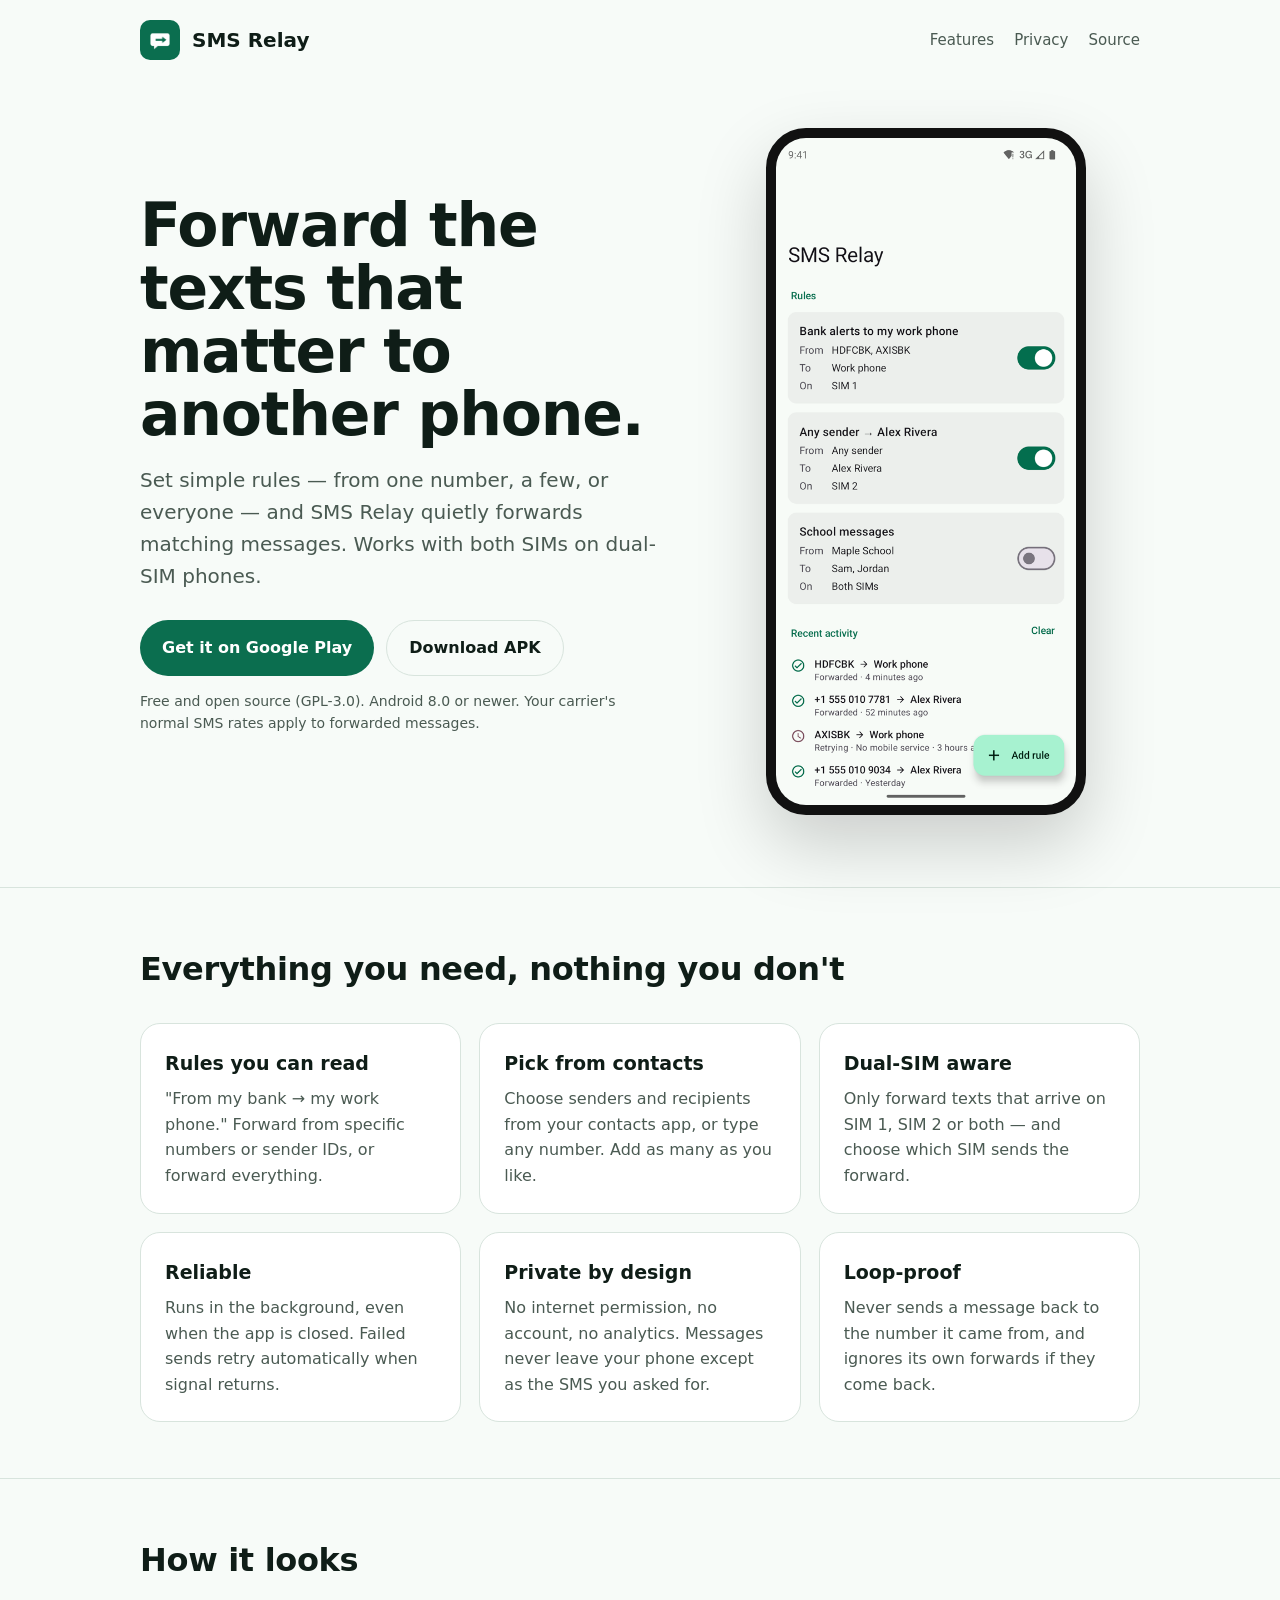
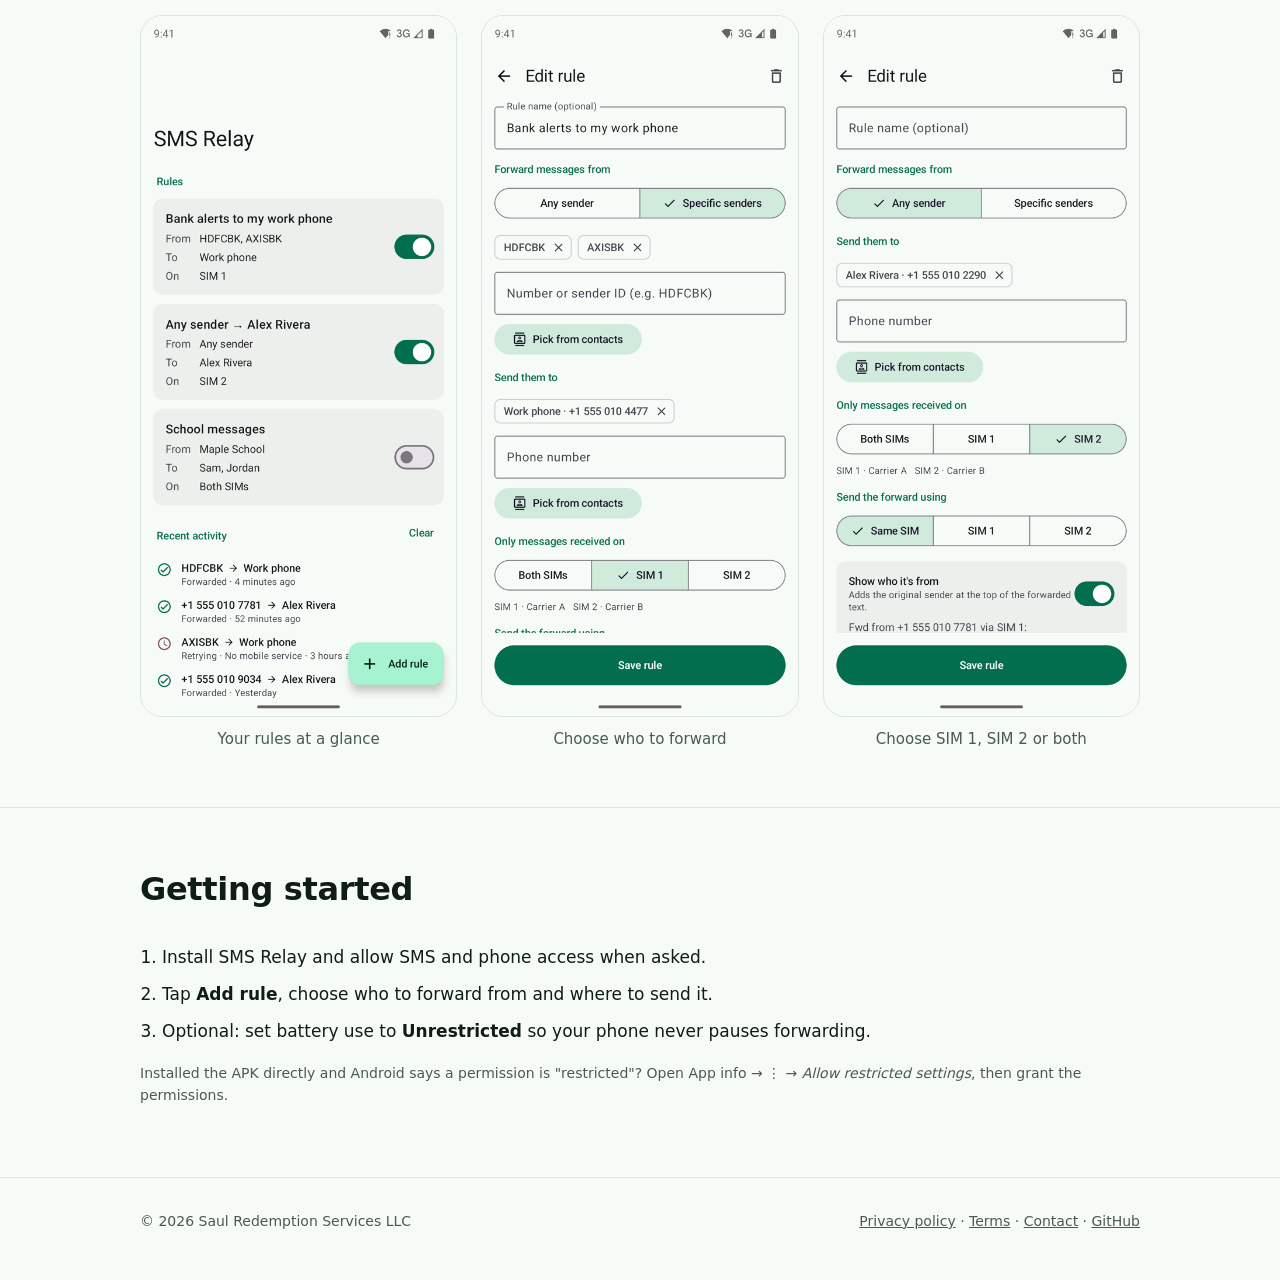
<file: docs/index.html>
<!doctype html>
<html lang="en">
<head>
  <meta charset="utf-8">
  <meta name="viewport" content="width=device-width, initial-scale=1">
  <title>SMS Relay — forward texts to another phone</title>
  <meta name="description" content="SMS Relay forwards the text messages you choose to another phone number. Dual-SIM aware, private, no internet access, open source.">
  <link rel="icon" href="img/icon-192.png">
  <link rel="stylesheet" href="style.css">
  <meta property="og:title" content="SMS Relay">
  <meta property="og:description" content="Forward the texts you choose to another phone. Private, dual-SIM aware, open source.">
  <meta property="og:image" content="https://ajay-develops.github.io/sms-relay/img/icon.png">
</head>
<body>
  <div class="wrap">
    <header class="top">
      <a class="brand" href="./"><img src="img/icon-192.png" alt="">SMS Relay</a>
      <nav><a href="#features">Features</a><a href="privacy.html">Privacy</a><a href="https://github.com/ajay-develops/sms-relay">Source</a></nav>
    </header>

    <div class="hero">
      <div>
        <h1>Forward the texts that matter to another phone.</h1>
        <p class="lead">Set simple rules — from one number, a few, or everyone — and SMS Relay quietly forwards matching messages. Works with both SIMs on dual-SIM phones.</p>
        <div class="cta">
          <a class="btn primary" href="https://play.google.com/store/apps/details?id=com.saulredemptionservicesllc.smsrelay">Get it on Google Play</a>
          <a class="btn ghost" href="https://github.com/ajay-develops/sms-relay/releases/latest">Download APK</a>
        </div>
        <p class="note">Free and open source (GPL-3.0). Android 8.0 or newer. Your carrier's normal SMS rates apply to forwarded messages.</p>
      </div>
      <div class="phone"><img src="img/home.png" alt="SMS Relay home screen showing three forwarding rules"></div>
    </div>
  </div>

  <section id="features">
    <div class="wrap">
      <h2>Everything you need, nothing you don't</h2>
      <div class="grid">
        <div class="card"><h3>Rules you can read</h3><p>"From my bank → my work phone." Forward from specific numbers or sender IDs, or forward everything.</p></div>
        <div class="card"><h3>Pick from contacts</h3><p>Choose senders and recipients from your contacts app, or type any number. Add as many as you like.</p></div>
        <div class="card"><h3>Dual-SIM aware</h3><p>Only forward texts that arrive on SIM 1, SIM 2 or both — and choose which SIM sends the forward.</p></div>
        <div class="card"><h3>Reliable</h3><p>Runs in the background, even when the app is closed. Failed sends retry automatically when signal returns.</p></div>
        <div class="card"><h3>Private by design</h3><p>No internet permission, no account, no analytics. Messages never leave your phone except as the SMS you asked for.</p></div>
        <div class="card"><h3>Loop-proof</h3><p>Never sends a message back to the number it came from, and ignores its own forwards if they come back.</p></div>
      </div>
    </div>
  </section>

  <section>
    <div class="wrap">
      <h2>How it looks</h2>
      <div class="shots">
        <figure><img src="img/home.png" alt="Rules list"><figcaption>Your rules at a glance</figcaption></figure>
        <figure><img src="img/rule.png" alt="Rule editor with specific senders"><figcaption>Choose who to forward</figcaption></figure>
        <figure><img src="img/sims.png" alt="SIM selection"><figcaption>Choose SIM 1, SIM 2 or both</figcaption></figure>
      </div>
    </div>
  </section>

  <section>
    <div class="wrap">
      <h2>Getting started</h2>
      <ol class="steps">
        <li>Install SMS Relay and allow SMS and phone access when asked.</li>
        <li>Tap <strong>Add rule</strong>, choose who to forward from and where to send it.</li>
        <li>Optional: set battery use to <strong>Unrestricted</strong> so your phone never pauses forwarding.</li>
      </ol>
      <p class="note">Installed the APK directly and Android says a permission is "restricted"? Open App info → ⋮ → <em>Allow restricted settings</em>, then grant the permissions.</p>
    </div>
  </section>

  <footer>
    <div class="wrap">
      <span>© 2026 Saul Redemption Services LLC</span>
      <span><a href="privacy.html">Privacy policy</a> · <a href="terms.html">Terms</a> · <a href="mailto:saulredemptionservicesllc@gmail.com">Contact</a> · <a href="https://github.com/ajay-develops/sms-relay">GitHub</a></span>
    </div>
  </footer>
</body>
</html>
</file>
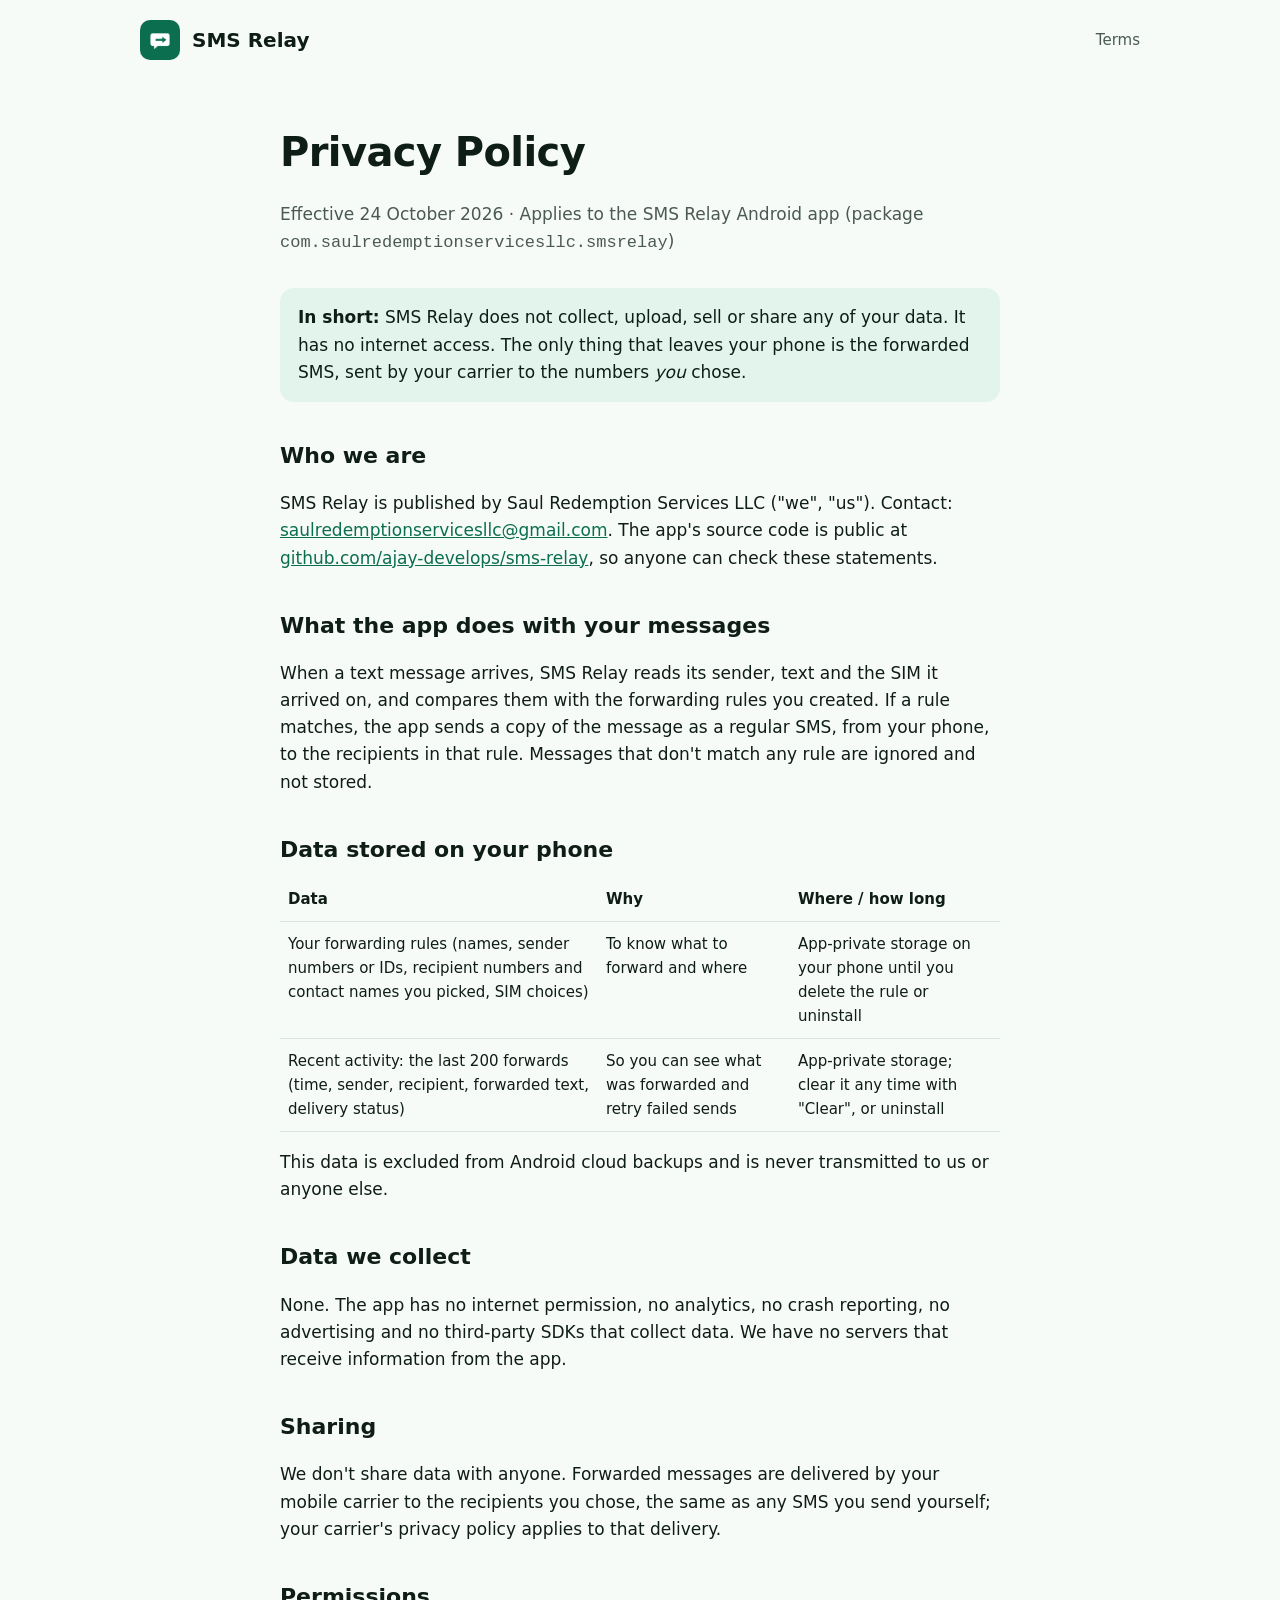
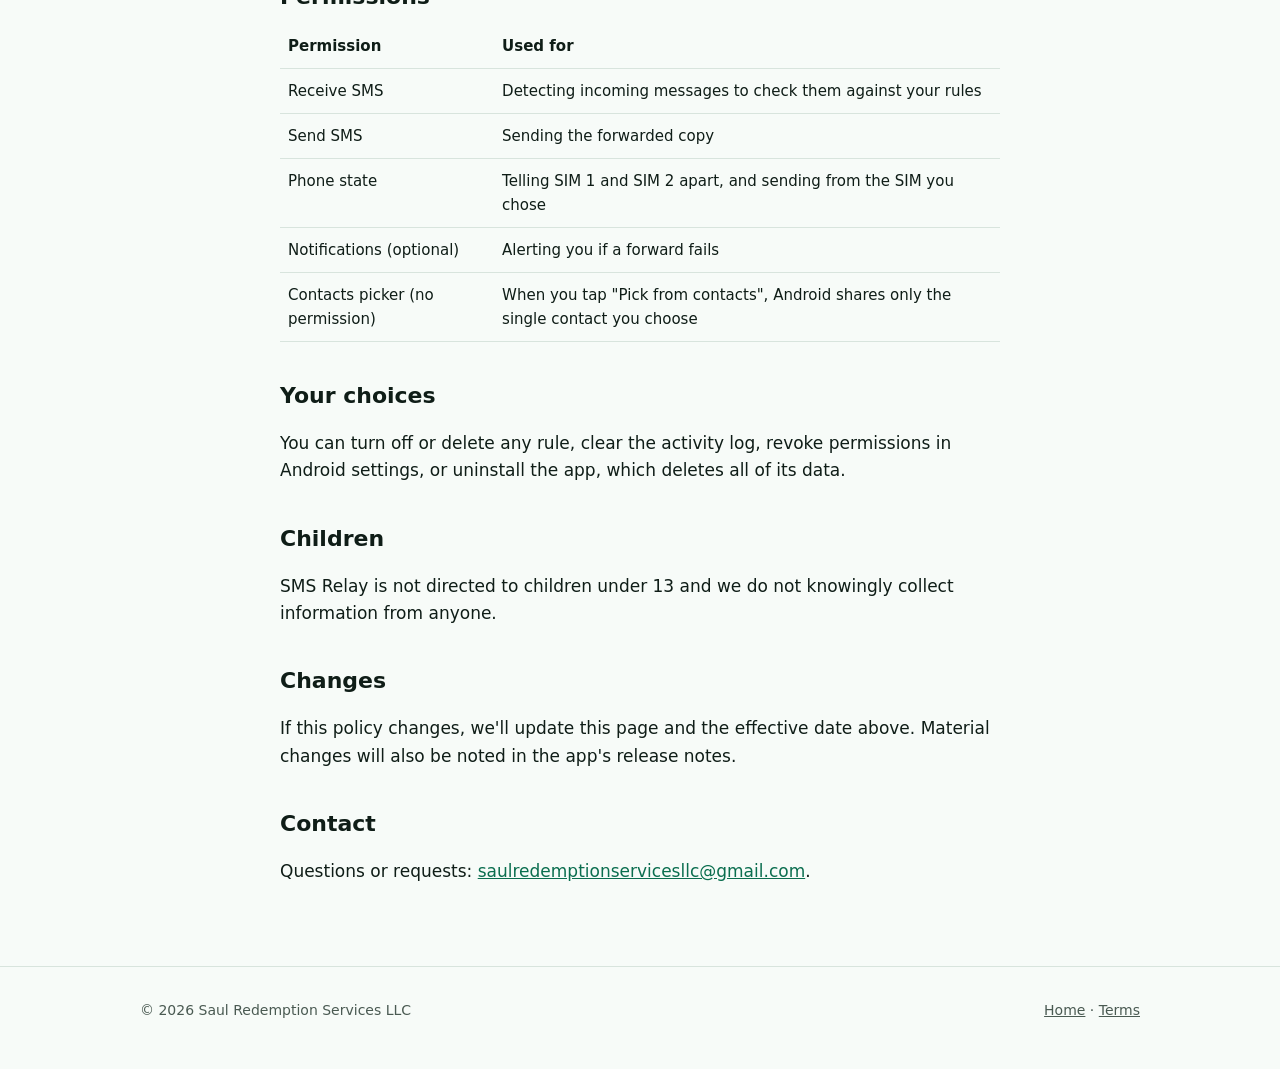
<file: docs/privacy.html>
<!doctype html>
<html lang="en">
<head>
  <meta charset="utf-8">
  <meta name="viewport" content="width=device-width, initial-scale=1">
  <title>SMS Relay Privacy Policy</title>
  <link rel="icon" href="img/icon-192.png">
  <link rel="stylesheet" href="style.css">
</head>
<body>
  <div class="wrap"><header class="top"><a class="brand" href="./"><img src="img/icon-192.png" alt="">SMS Relay</a><nav><a href="terms.html">Terms</a></nav></header></div>
  <main class="doc">
    <h1>Privacy Policy</h1>
    <p class="meta">Effective 24 October 2026 · Applies to the SMS Relay Android app (package <code>com.saulredemptionservicesllc.smsrelay</code>)</p>

    <p class="callout"><strong>In short:</strong> SMS Relay does not collect, upload, sell or share any of your data. It has no internet access. The only thing that leaves your phone is the forwarded SMS, sent by your carrier to the numbers <em>you</em> chose.</p>

    <h2>Who we are</h2>
    <p>SMS Relay is published by Saul Redemption Services LLC ("we", "us"). Contact: <a href="mailto:saulredemptionservicesllc@gmail.com">saulredemptionservicesllc@gmail.com</a>. The app's source code is public at <a href="https://github.com/ajay-develops/sms-relay">github.com/ajay-develops/sms-relay</a>, so anyone can check these statements.</p>

    <h2>What the app does with your messages</h2>
    <p>When a text message arrives, SMS Relay reads its sender, text and the SIM it arrived on, and compares them with the forwarding rules you created. If a rule matches, the app sends a copy of the message as a regular SMS, from your phone, to the recipients in that rule. Messages that don't match any rule are ignored and not stored.</p>

    <h2>Data stored on your phone</h2>
    <table>
      <tr><th>Data</th><th>Why</th><th>Where / how long</th></tr>
      <tr><td>Your forwarding rules (names, sender numbers or IDs, recipient numbers and contact names you picked, SIM choices)</td><td>To know what to forward and where</td><td>App-private storage on your phone until you delete the rule or uninstall</td></tr>
      <tr><td>Recent activity: the last 200 forwards (time, sender, recipient, forwarded text, delivery status)</td><td>So you can see what was forwarded and retry failed sends</td><td>App-private storage; clear it any time with "Clear", or uninstall</td></tr>
    </table>
    <p>This data is excluded from Android cloud backups and is never transmitted to us or anyone else.</p>

    <h2>Data we collect</h2>
    <p>None. The app has no internet permission, no analytics, no crash reporting, no advertising and no third-party SDKs that collect data. We have no servers that receive information from the app.</p>

    <h2>Sharing</h2>
    <p>We don't share data with anyone. Forwarded messages are delivered by your mobile carrier to the recipients you chose, the same as any SMS you send yourself; your carrier's privacy policy applies to that delivery.</p>

    <h2>Permissions</h2>
    <table>
      <tr><th>Permission</th><th>Used for</th></tr>
      <tr><td>Receive SMS</td><td>Detecting incoming messages to check them against your rules</td></tr>
      <tr><td>Send SMS</td><td>Sending the forwarded copy</td></tr>
      <tr><td>Phone state</td><td>Telling SIM 1 and SIM 2 apart, and sending from the SIM you chose</td></tr>
      <tr><td>Notifications (optional)</td><td>Alerting you if a forward fails</td></tr>
      <tr><td>Contacts picker (no permission)</td><td>When you tap "Pick from contacts", Android shares only the single contact you choose</td></tr>
    </table>

    <h2>Your choices</h2>
    <p>You can turn off or delete any rule, clear the activity log, revoke permissions in Android settings, or uninstall the app, which deletes all of its data.</p>

    <h2>Children</h2>
    <p>SMS Relay is not directed to children under 13 and we do not knowingly collect information from anyone.</p>

    <h2>Changes</h2>
    <p>If this policy changes, we'll update this page and the effective date above. Material changes will also be noted in the app's release notes.</p>

    <h2>Contact</h2>
    <p>Questions or requests: <a href="mailto:saulredemptionservicesllc@gmail.com">saulredemptionservicesllc@gmail.com</a>.</p>
  </main>
  <footer><div class="wrap"><span>© 2026 Saul Redemption Services LLC</span><span><a href="./">Home</a> · <a href="terms.html">Terms</a></span></div></footer>
</body>
</html>
</file>
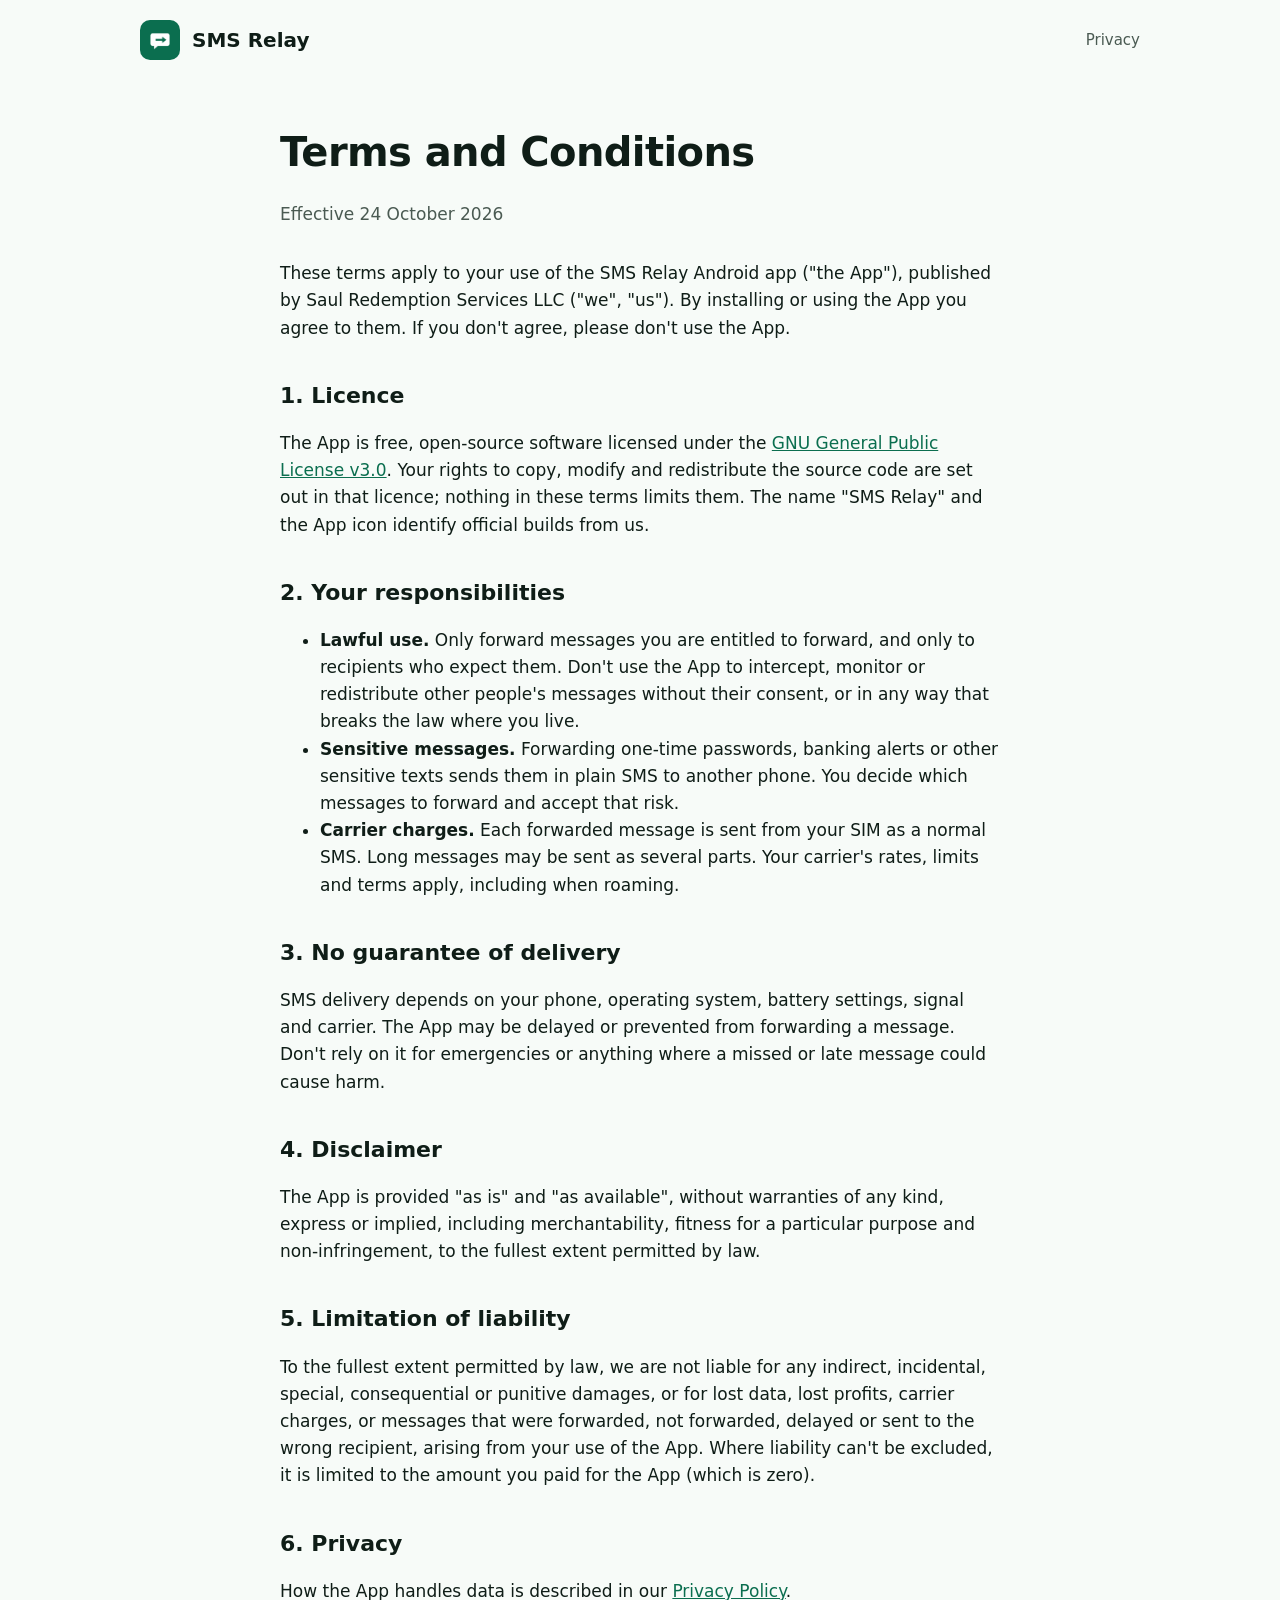
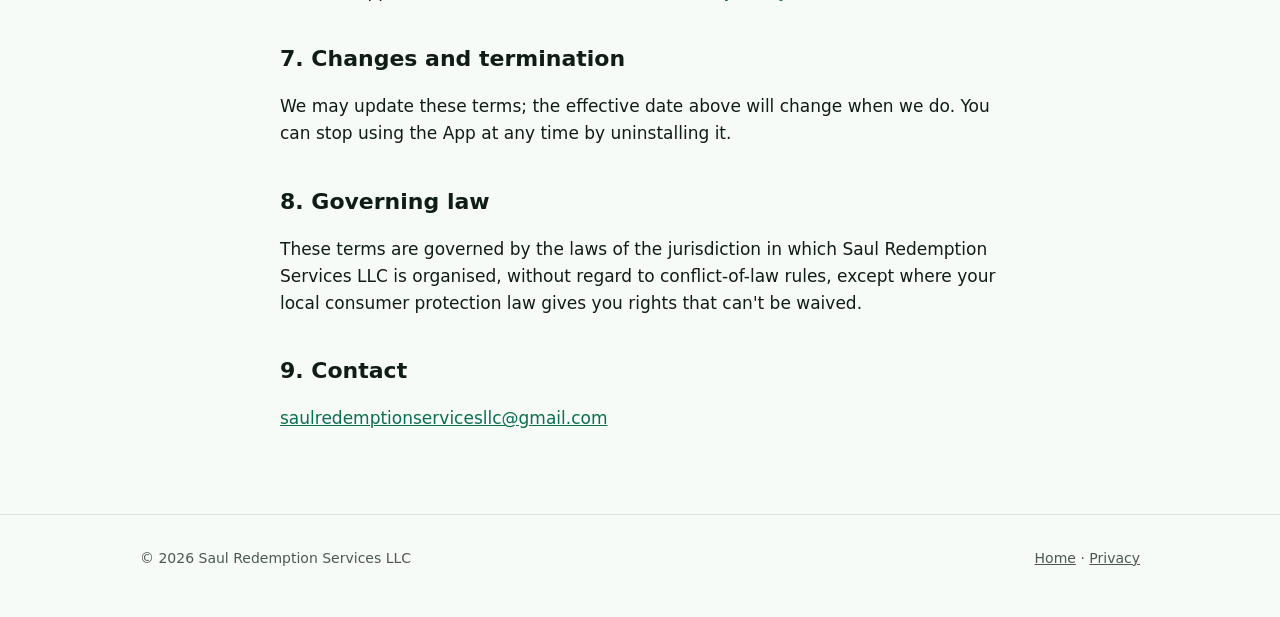
<file: docs/terms.html>
<!doctype html>
<html lang="en">
<head>
  <meta charset="utf-8">
  <meta name="viewport" content="width=device-width, initial-scale=1">
  <title>SMS Relay Terms</title>
  <link rel="icon" href="img/icon-192.png">
  <link rel="stylesheet" href="style.css">
</head>
<body>
  <div class="wrap"><header class="top"><a class="brand" href="./"><img src="img/icon-192.png" alt="">SMS Relay</a><nav><a href="privacy.html">Privacy</a></nav></header></div>
  <main class="doc">
    <h1>Terms and Conditions</h1>
    <p class="meta">Effective 24 October 2026</p>

    <p>These terms apply to your use of the SMS Relay Android app ("the App"), published by Saul Redemption Services LLC ("we", "us"). By installing or using the App you agree to them. If you don't agree, please don't use the App.</p>

    <h2>1. Licence</h2>
    <p>The App is free, open-source software licensed under the <a href="https://www.gnu.org/licenses/gpl-3.0.html">GNU General Public License v3.0</a>. Your rights to copy, modify and redistribute the source code are set out in that licence; nothing in these terms limits them. The name "SMS Relay" and the App icon identify official builds from us.</p>

    <h2>2. Your responsibilities</h2>
    <ul>
      <li><strong>Lawful use.</strong> Only forward messages you are entitled to forward, and only to recipients who expect them. Don't use the App to intercept, monitor or redistribute other people's messages without their consent, or in any way that breaks the law where you live.</li>
      <li><strong>Sensitive messages.</strong> Forwarding one-time passwords, banking alerts or other sensitive texts sends them in plain SMS to another phone. You decide which messages to forward and accept that risk.</li>
      <li><strong>Carrier charges.</strong> Each forwarded message is sent from your SIM as a normal SMS. Long messages may be sent as several parts. Your carrier's rates, limits and terms apply, including when roaming.</li>
    </ul>

    <h2>3. No guarantee of delivery</h2>
    <p>SMS delivery depends on your phone, operating system, battery settings, signal and carrier. The App may be delayed or prevented from forwarding a message. Don't rely on it for emergencies or anything where a missed or late message could cause harm.</p>

    <h2>4. Disclaimer</h2>
    <p>The App is provided "as is" and "as available", without warranties of any kind, express or implied, including merchantability, fitness for a particular purpose and non-infringement, to the fullest extent permitted by law.</p>

    <h2>5. Limitation of liability</h2>
    <p>To the fullest extent permitted by law, we are not liable for any indirect, incidental, special, consequential or punitive damages, or for lost data, lost profits, carrier charges, or messages that were forwarded, not forwarded, delayed or sent to the wrong recipient, arising from your use of the App. Where liability can't be excluded, it is limited to the amount you paid for the App (which is zero).</p>

    <h2>6. Privacy</h2>
    <p>How the App handles data is described in our <a href="privacy.html">Privacy Policy</a>.</p>

    <h2>7. Changes and termination</h2>
    <p>We may update these terms; the effective date above will change when we do. You can stop using the App at any time by uninstalling it.</p>

    <h2>8. Governing law</h2>
    <p>These terms are governed by the laws of the jurisdiction in which Saul Redemption Services LLC is organised, without regard to conflict-of-law rules, except where your local consumer protection law gives you rights that can't be waived.</p>

    <h2>9. Contact</h2>
    <p><a href="mailto:saulredemptionservicesllc@gmail.com">saulredemptionservicesllc@gmail.com</a></p>
  </main>
  <footer><div class="wrap"><span>© 2026 Saul Redemption Services LLC</span><span><a href="./">Home</a> · <a href="privacy.html">Privacy</a></span></div></footer>
</body>
</html>
</file>
<file: docs/style.css>
:root {
  --bg: #f7fbf8;
  --surface: #ffffff;
  --ink: #0f1d17;
  --muted: #4a5a52;
  --brand: #0b6e4f;
  --brand-ink: #ffffff;
  --tint: #e3f4ec;
  --line: #d8e4dd;
  --radius: 20px;
}
@media (prefers-color-scheme: dark) {
  :root {
    --bg: #0f1512;
    --surface: #18201c;
    --ink: #e4ece7;
    --muted: #a7b6ae;
    --brand: #8ad6b3;
    --brand-ink: #003825;
    --tint: #1d2b24;
    --line: #2a3630;
  }
}
* { box-sizing: border-box; }
html { -webkit-text-size-adjust: 100%; }
body {
  margin: 0; background: var(--bg); color: var(--ink);
  font: 17px/1.6 system-ui, -apple-system, "Segoe UI", Roboto, sans-serif;
}
a { color: var(--brand); }
.wrap { max-width: 1040px; margin: 0 auto; padding: 0 20px; }
header.top { display: flex; align-items: center; justify-content: space-between; padding: 20px 0; }
.brand { display: flex; align-items: center; gap: 12px; font-weight: 700; font-size: 20px; color: var(--ink); text-decoration: none; }
.brand img { width: 40px; height: 40px; border-radius: 10px; }
nav a { margin-left: 20px; color: var(--muted); text-decoration: none; font-size: 15px; }
nav a:hover { color: var(--ink); }

.hero { display: grid; grid-template-columns: 1.1fr .9fr; gap: 48px; align-items: center; padding: 48px 0 72px; }
.hero h1 { font-size: clamp(38px, 6vw, 60px); line-height: 1.05; letter-spacing: -0.02em; margin: 0 0 18px; }
.hero p.lead { font-size: 20px; color: var(--muted); margin: 0 0 28px; max-width: 520px; }
.cta { display: flex; flex-wrap: wrap; gap: 12px; }
.btn { display: inline-flex; align-items: center; gap: 8px; padding: 14px 22px; border-radius: 999px; font-weight: 600; text-decoration: none; font-size: 16px; }
.btn.primary { background: var(--brand); color: var(--brand-ink); }
.btn.ghost { border: 1.5px solid var(--line); color: var(--ink); }
.phone { justify-self: center; width: min(320px, 80vw); border-radius: 40px; border: 10px solid #111; overflow: hidden; box-shadow: 0 30px 70px rgba(0,0,0,.18); background: #111; }
.phone img { display: block; width: 100%; }
.note { font-size: 14px; color: var(--muted); margin-top: 14px; }

section { padding: 56px 0; border-top: 1px solid var(--line); }
section h2 { font-size: 32px; letter-spacing: -0.01em; margin: 0 0 28px; }
.grid { display: grid; grid-template-columns: repeat(3, 1fr); gap: 18px; }
.card { background: var(--surface); border: 1px solid var(--line); border-radius: var(--radius); padding: 24px; }
.card h3 { margin: 0 0 8px; font-size: 19px; }
.card p { margin: 0; color: var(--muted); font-size: 16px; }
.shots { display: grid; grid-template-columns: repeat(3, 1fr); gap: 24px; }
.shots figure { margin: 0; }
.shots img { width: 100%; border-radius: 22px; border: 1px solid var(--line); display: block; }
.shots figcaption { text-align: center; color: var(--muted); font-size: 15px; margin-top: 10px; }
ol.steps { padding-left: 22px; }
ol.steps li { margin-bottom: 10px; }

footer { border-top: 1px solid var(--line); padding: 32px 0 48px; color: var(--muted); font-size: 14px; }
footer .wrap { display: flex; flex-wrap: wrap; gap: 12px 24px; justify-content: space-between; }
footer a { color: var(--muted); }

/* Legal pages */
.doc { max-width: 760px; padding: 24px 20px 64px; margin: 0 auto; }
.doc h1 { font-size: 40px; letter-spacing: -0.015em; margin: 16px 0 4px; }
.doc .meta { color: var(--muted); margin-bottom: 32px; }
.doc h2 { font-size: 22px; margin: 36px 0 10px; }
.doc table { border-collapse: collapse; width: 100%; font-size: 15px; }
.doc th, .doc td { text-align: left; border-bottom: 1px solid var(--line); padding: 10px 8px; vertical-align: top; }
.doc .callout { background: var(--tint); border-radius: 14px; padding: 16px 18px; }

@media (max-width: 820px) {
  .hero { grid-template-columns: 1fr; padding-top: 24px; }
  .grid, .shots { grid-template-columns: 1fr; }
  nav a { margin-left: 14px; }
  .doc table { display: block; overflow-x: auto; }
}
</file>
